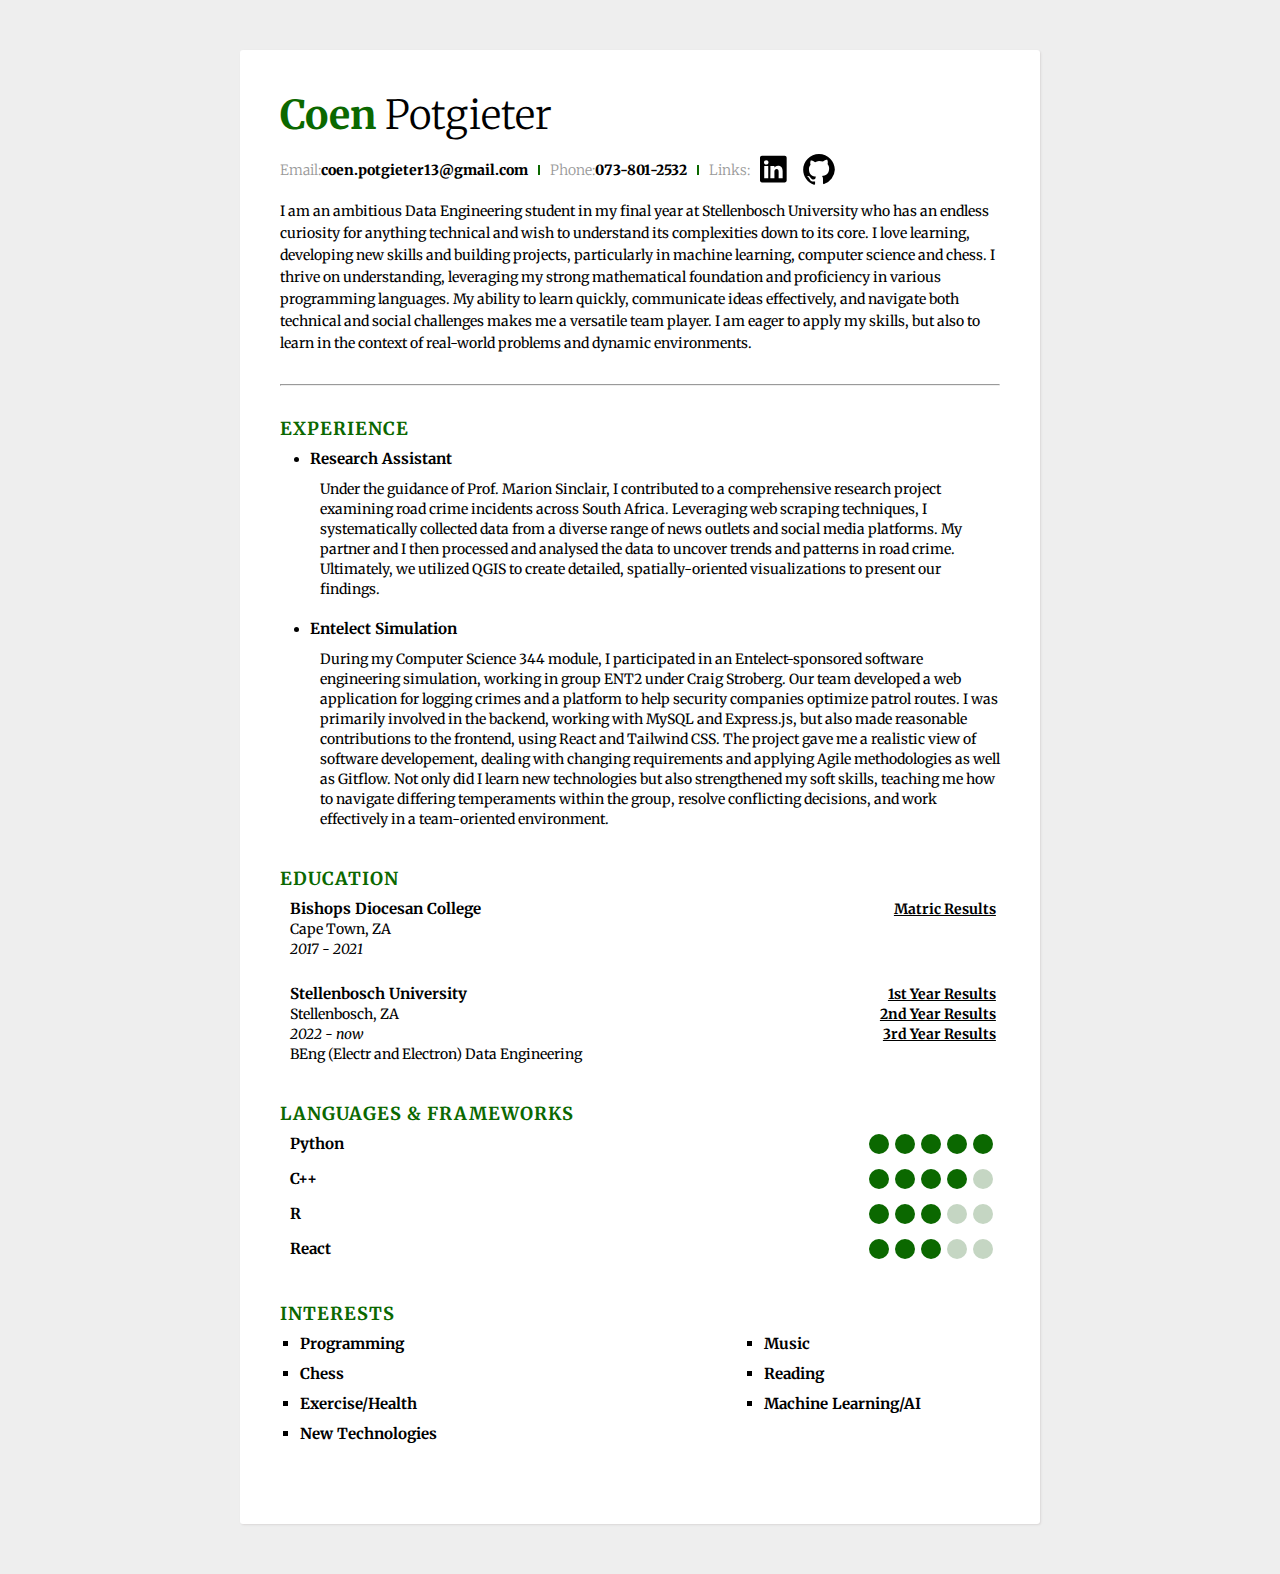
<file: index.html>
<!DOCTYPE html>
<html lang="en">
    <head>
        <meta charset="UTF-8">
        <meta name="viewport" content="width=device-width, initial-scale=1.0">
        <title>Document</title>
        <link
            rel="stylesheet"
            href="style.css"
        />
        <link rel="preconnect" href="https://fonts.googleapis.com">
        <link rel="preconnect" href="https://fonts.gstatic.com" crossorigin>
        <link href="https://fonts.googleapis.com/css2?family=Merriweather:ital,wght@0,300;0,400;0,700;0,900;1,300;1,400;1,700;1,900&display=swap" rel="stylesheet">
    </head>
    <body>  

        <div class="container">

            <div class="header">
                <div class="full-name">
                    <span class="first">Coen</span> 
                    <span class="last">Potgieter</span>
                </div>

                <div class="contact-info">  
                    <span class="email">Email: </span>
                    <span class="val">coen.potgieter13@gmail.com</span>
                    <span class="separator"></span>
                    <span class="phone">Phone: </span>
                    <span class="val">073-801-2532</span>
                    <span class="separator"></span>

                    <span class="links">
                        <p>Links: </p>
                        <p class="link-icons">
                            <a href="https://www.linkedin.com/in/coen-potgieter/" target="_blank" aria-label="LinkedIn">
                                <svg width="40" height="40" viewBox="0 0 24 17" fill="currentColor" xmlns="http://www.w3.org/2000/svg">
                                    <path d="M0 1.146C0 .513.526 0 1.175 0h13.65C15.474 0 16 .513 16 1.146v13.708c0 .633-.526 1.146-1.175 1.146H1.175C.526 16 0 15.487 0 14.854zm4.943 12.248V6.169H2.542v7.225zm-1.2-8.212c.837 0 1.358-.554 1.358-1.248-.015-.709-.52-1.248-1.342-1.248S2.4 3.226 2.4 3.934c0 .694.521 1.248 1.327 1.248zm4.908 8.212V9.359c0-.216.016-.432.08-.586.173-.431.568-.878 1.232-.878.869 0 1.216.662 1.216 1.634v3.865h2.401V9.25c0-2.22-1.184-3.252-2.764-3.252-1.274 0-1.845.7-2.165 1.193v.025h-.016l.016-.025V6.169h-2.4c.03.678 0 7.225 0 7.225z"/>
                                </svg>
                            </a>
                            <a href="https://github.com/Coen-Potgieter" target="_blank" aria-label="GitHub">
                                <svg width="38" height="38" viewBox="0 0 24 23" fill="currentColor" xmlns="http://www.w3.org/2000/svg">
                                    <path d="M12 2C6.48 2 2 6.48 2 12c0 4.42 2.87 8.17 6.84 9.49.5.09.68-.22.68-.48v-1.69c-2.78.6-3.37-1.34-3.37-1.34-.45-1.14-1.11-1.44-1.11-1.44-.91-.62.07-.61.07-.61 1 .07 1.53 1.03 1.53 1.03.9 1.53 2.36 1.09 2.94.83.09-.65.35-1.09.63-1.34-2.22-.25-4.56-1.11-4.56-4.93 0-1.09.39-1.98 1.03-2.68-.1-.25-.45-1.27.1-2.64 0 0 .84-.27 2.75 1.02A9.6 9.6 0 0 1 12 6.41c.86 0 1.72.12 2.52.35 1.91-1.29 2.75-1.02 2.75-1.02.55 1.37.2 2.39.1 2.64.64.7 1.03 1.59 1.03 2.68 0 3.84-2.34 4.68-4.57 4.93.36.31.69.91.69 1.84v2.73c0 .27.18.58.69.48A10.004 10.004 0 0 0 22 12c0-5.52-4.48-10-10-10Z"/>
                                </svg>
                            </a>
                    </span>

                </div>

                <div class="about">
                    <span class="desc">
                        I am an ambitious Data Engineering student in my final year at Stellenbosch University who has an endless curiosity for anything technical and wish to understand its complexities down to its core. I love learning, developing new skills and building projects, particularly in machine learning, computer science and chess. I thrive on understanding, leveraging my strong mathematical foundation and proficiency in various programming languages. My ability to learn quickly, communicate ideas effectively, and navigate both technical and social challenges makes me a versatile team player. I am eager to apply my skills, but also to learn in the context of real-world problems and dynamic environments.
                    </span>
                </div>
            </div>

            <hr/>
            <br/>

            <div class="details">
                <div class="section">

                    <div class="section">
                        <div class="section-title">Experience</div>
                        <ul class="experience-list">
                            <li>
                                <span class="title" >Research Assistant</span>
                                <span class="description">
                                    Under the guidance of Prof. Marion Sinclair, I contributed to a comprehensive research project examining road crime incidents across South Africa. Leveraging web scraping techniques, I systematically collected data from a diverse range of news outlets and social media platforms. My partner and I then processed and analysed the data to uncover trends and patterns in road crime. Ultimately, we utilized QGIS to create detailed, spatially-oriented visualizations to present our findings.
                                </span>
                            </li>
                            <li>
                                <span class="title">Entelect Simulation</span>
                                <span class="description">
                                    During my Computer Science 344 module, I participated in an Entelect-sponsored software engineering simulation, working in group ENT2 under Craig Stroberg. Our team developed a web application for logging crimes and a platform to help security companies optimize patrol routes. I was primarily involved in the backend, working with MySQL and Express.js, but also made reasonable contributions to the frontend, using React and Tailwind CSS. The project gave me a realistic view of software developement, dealing with changing requirements and applying Agile methodologies as well as Gitflow. Not only did I learn new technologies but also strengthened my soft skills, teaching me how to navigate differing temperaments within the group, resolve conflicting decisions, and work effectively in a team-oriented environment.
                                </span>
                            </li>
                        </ul>

                        <div class="section-title">Education</div>
                        <div class="section__list">

                            <div class="section__list-item">
                                <div class="left">
                                    <div class="name">Bishops Diocesan College</div>

                                    <div class="addr">Cape Town, ZA</div>
                                    <div class="duration"><em>2017 - 2021</em></div>
                                </div>

                                <div class="right">
                                    <a href="Assets/Matric.pdf" target="_blank">Matric Results</a>
                                </div>
                            </div>

                            <div class="section__list-item">
                                <div class="left">
                                    <div class="name">Stellenbosch University</div>
                                    <div class="addr">Stellenbosch, ZA</div>
                                    <div class="duration"><em>2022 - now</em></div>
                                    <div class="addr">BEng (Electr and Electron) Data Engineering</div>
                                </div>

                                <div class="right">
                                    <a href="Assets/First-Year.pdf" target="_blank">1st Year Results</a>
                                    <br/>
                                    <a href="Assets/Second-Year.pdf" target="_blank">2nd Year Results</a>
                                    <br/>
                                    <a href="Assets/Third-Year.pdf" target="_blank">3rd Year Results</a>
                                </div>

                            </div>
                        </div>

                        <br/>
                        <br/>

                        <div class="section">
                            <div class="section-title">Languages & Frameworks</div>
                            <div class="skills">
                                <div class="skills__item">
                                    <div class="left"><div class="name">
                                        Python
                                    </div></div>
                                    <div class="right">
                                        <input id="ck1" type="checkbox" checked/>

                                        <label for="ck1"></label>
                                        <input id="ck2" type="checkbox" checked/>

                                        <label for="ck2"></label>
                                        <input id="ck3" type="checkbox" checked/>

                                        <label for="ck3"></label>
                                        <input id="ck4" type="checkbox" checked/>
                                        <label for="ck4"></label>
                                        <input id="ck5" type="checkbox" checked/>
                                        <label for="ck5"></label>

                                    </div>
                                </div>
                                <div class="skills__item">
                                    <div class="left"><div class="name">
                                        C++</div></div>
                                    <div class="right">
                                        <input  id="ck1" type="checkbox" checked/>
                                        <label for="ck1"></label>
                                        <input id="ck2" type="checkbox" checked/>
                                        <label for="ck2"></label>
                                        <input id="ck3" type="checkbox" checked/>
                                        <label for="ck3"></label>
                                        <input id="ck4" type="checkbox" checked/>
                                        <label for="ck4"></label>
                                        <input id="ck5" type="checkbox" />
                                        <label for="ck5"></label>
                                    </div>
                                </div>

                                <div class="skills__item">
                                    <div class="left"><div class="name">
                                        R
                                    </div></div>
                                    <div class="right">
                                        <input  id="ck1" type="checkbox" checked/>
                                        <label for="ck1"></label>
                                        <input id="ck2" type="checkbox" checked/>
                                        <label for="ck2"></label>
                                        <input id="ck3" type="checkbox" checked/>
                                        <label for="ck3"></label>
                                        <input id="ck4" type="checkbox" />
                                        <label for="ck4"></label>
                                        <input id="ck5" type="checkbox" />
                                        <label for="ck5"></label>
                                    </div>
                                </div>
                                <div class="skills__item">
                                    <div class="left"><div class="name">
                                        React
                                    </div></div>
                                    <div class="right">
                                        <input  id="ck1" type="checkbox" checked/>
                                        <label for="ck1"></label>
                                        <input id="ck2" type="checkbox" checked/>
                                        <label for="ck2"></label>
                                        <input id="ck3" type="checkbox" checked/>
                                        <label for="ck3"></label>
                                        <input id="ck4" type="checkbox" />
                                        <label for="ck4"></label>
                                        <input id="ck5" type="checkbox" />
                                        <label for="ck5"></label>
                                    </div>
                                </div>

                            </div>
                        </div>

                        <div class="section">
                            <div class="section-title">Interests</div>
                            <div>
                                <ul class="interest-list">
                                    <li>
                                        Programming
                                    </li>
                                    <li>
                                        Music
                                    </li>
                                    <li>
                                        Chess
                                    </li>
                                    <li>
                                        Reading
                                    </li>
                                    <li>
                                        Exercise/Health
                                    </li>
                                    <li>
                                        Machine Learning/AI
                                    </li>
                                    <li>
                                        New Technologies
                                    </li>
                                </ul>
                            </div>
                        </div>
                    </div>

    </body>
</html>
</file>
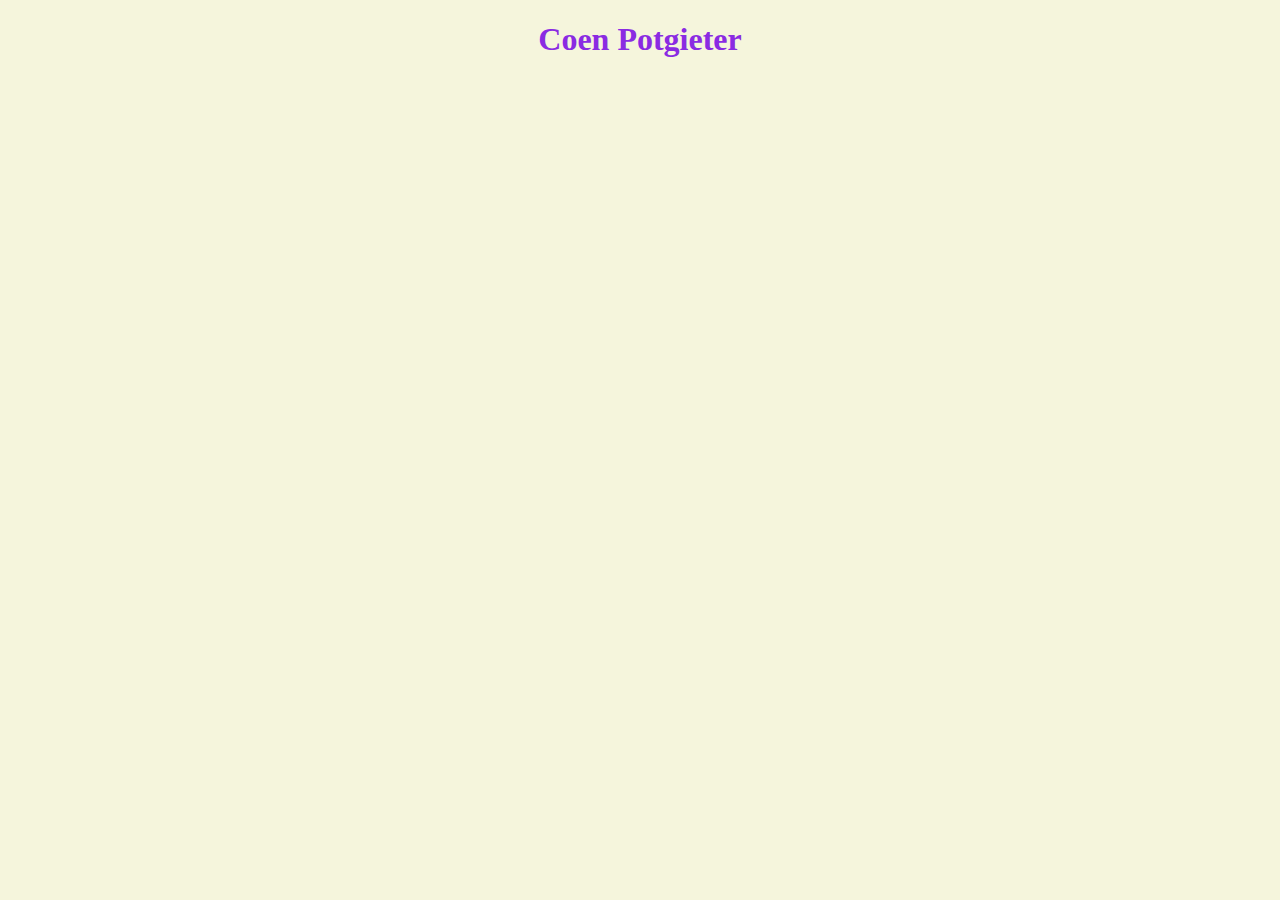
<file: main.html>
<!DOCTYPE html>
<html lang="en">
<head>
    <meta charset="UTF-8">
    <meta name="viewport" content="width=device-width, initial-scale=1.0">
    <title>Document</title>
    <link
        rel="stylesheet"
        href="main.css"
    />
</head>
<body>  
    <h1>Coen Potgieter</h1>
</body>
</html>
</file>
<file: style.css>
* {
    margin: 0;
    padding: 0;
    box-sizing: border-box;
}

:root {
    --my-teal: #006F49;
    --my-blue: #79a9ce;

    --my-green1: #0B6800;
    --my-green2: #C5D6C3;
    --main-col: var(--my-green1);
    --secondary-col: var(--my-green2);

    --my-font-size: 14px;
}


html {
    height: 100%;  
}

body {
    min-height: 100%;  
    background: #eee;
    font-family: "Merriweather", serif;
    font-weight: normal;
    font-style: normal;
    font-size: var(--my-font-size);
    padding-bottom: 50px;
}

.container {
    max-width: 800px;   
    background: #ffffff;
    margin: 0px auto 0px; 
    box-shadow: 1px 1px 2px #dad7d7;
    border-radius: 3px;  
    padding: 40px;
    margin-top: 50px;
}

a {
    text-decoration: none;
    color: #000000;
    font-weight: bold;
    text-decoration: underline;
}

a:hover {
    text-decoration: underline;
    color: var(--main-col);
}

.header {
    margin-bottom: 30px;

    .full-name {
        /* font-size: 40px; */
        font-size: 2.85em;
        margin-bottom: 10px;

        .first{
            font-weight: 700;
            color: var(--main-col);
        }

        .last{
            font-weight: 300
        }
    }

    .email ,
    .phone {
        color: #999999;
        font-weight: 300;
    } 

    .separator {
        height: 10px;
        display: inline-block;
        border-left: 2px solid var(--main-col);
        margin: 0px 10px;
    }

    .position {
        font-weight: bold;
        display: inline-block;
        margin-right: 10px;
        text-decoration: underline;
    }

    .val {
        font-weight: 800;
    }

    .about span {
        line-height: 22px;
    }

    .contact-info {
        display: flex;
        align-items: center;
        margin-bottom: 10px;
        margin-top: 0px;
    }

    .links {
        display: flex;
        flex-direction: row;
        align-items: center;
        gap: 10px;
        color: #999999;
        font-weight: 300;
    } 

    .link-icons {
        display: flex;
        flex-direction: row;
        svg {
            vertical-align: middle;
        }
    }
}


.details {
    margin-top: 15px;
    line-height: 20px;

    .section {
        margin-bottom: 40px;  
    }

    .section-title {
        letter-spacing: 1px;
        color: var(--main-col);
        font-size: 1.28em;
        font-weight: bold;
        margin-bottom: 10px;
        text-transform: uppercase;

    }

    .section__list-item {
        margin-left: 10px;
        margin-bottom: 25px;
    }

    .section__list-item:last-of-type {
        margin-bottom: 0;
    }

    .left ,
    .right {
        vertical-align: top;
        display: inline-block;
    }

    .left {
        width: 60%;    
    }

    .right {
        text-align: right;
        width: 39%;    
    }

    .name {
        font-weight: bold;
        font-size: 1.08em;
    }

    .interest-list {
        display: grid;
        width: 90%; 
        grid-template-columns: 70% 30%; 
        gap: 10px; 
        list-style-type: square; 
        margin-left: 20px;
        font-size: 1.08em;
        font-weight: bold;
    }


    .experience-list{
        margin-left: 30px;
        margin-bottom: 20px;

        .title {
            font-weight: bold;
            font-size: 1.08em;
        }

        .description {
            display: block;
            padding-left: 10px;
            padding-bottom: 20px;
            margin-top: 10px;
        }
    }

    .skills__item {
        margin-left: 10px;
        margin-bottom: 10px;  
    }

    .skills__item .right {
        input {
            display: none;
        }

        label {
            display: inline-block;  
            width: 20px;
            height: 20px;
            background: var(--secondary-col);
            border-radius: 20px;
            margin-right: 3px;
        }

        input:checked + label {
            background: var(--main-col);
        }
    }
}
</file>
<file: main.css>
html{
    background-color: beige;
}
h1{
    text-align: center;
    color:blueviolet;
}
</file>
